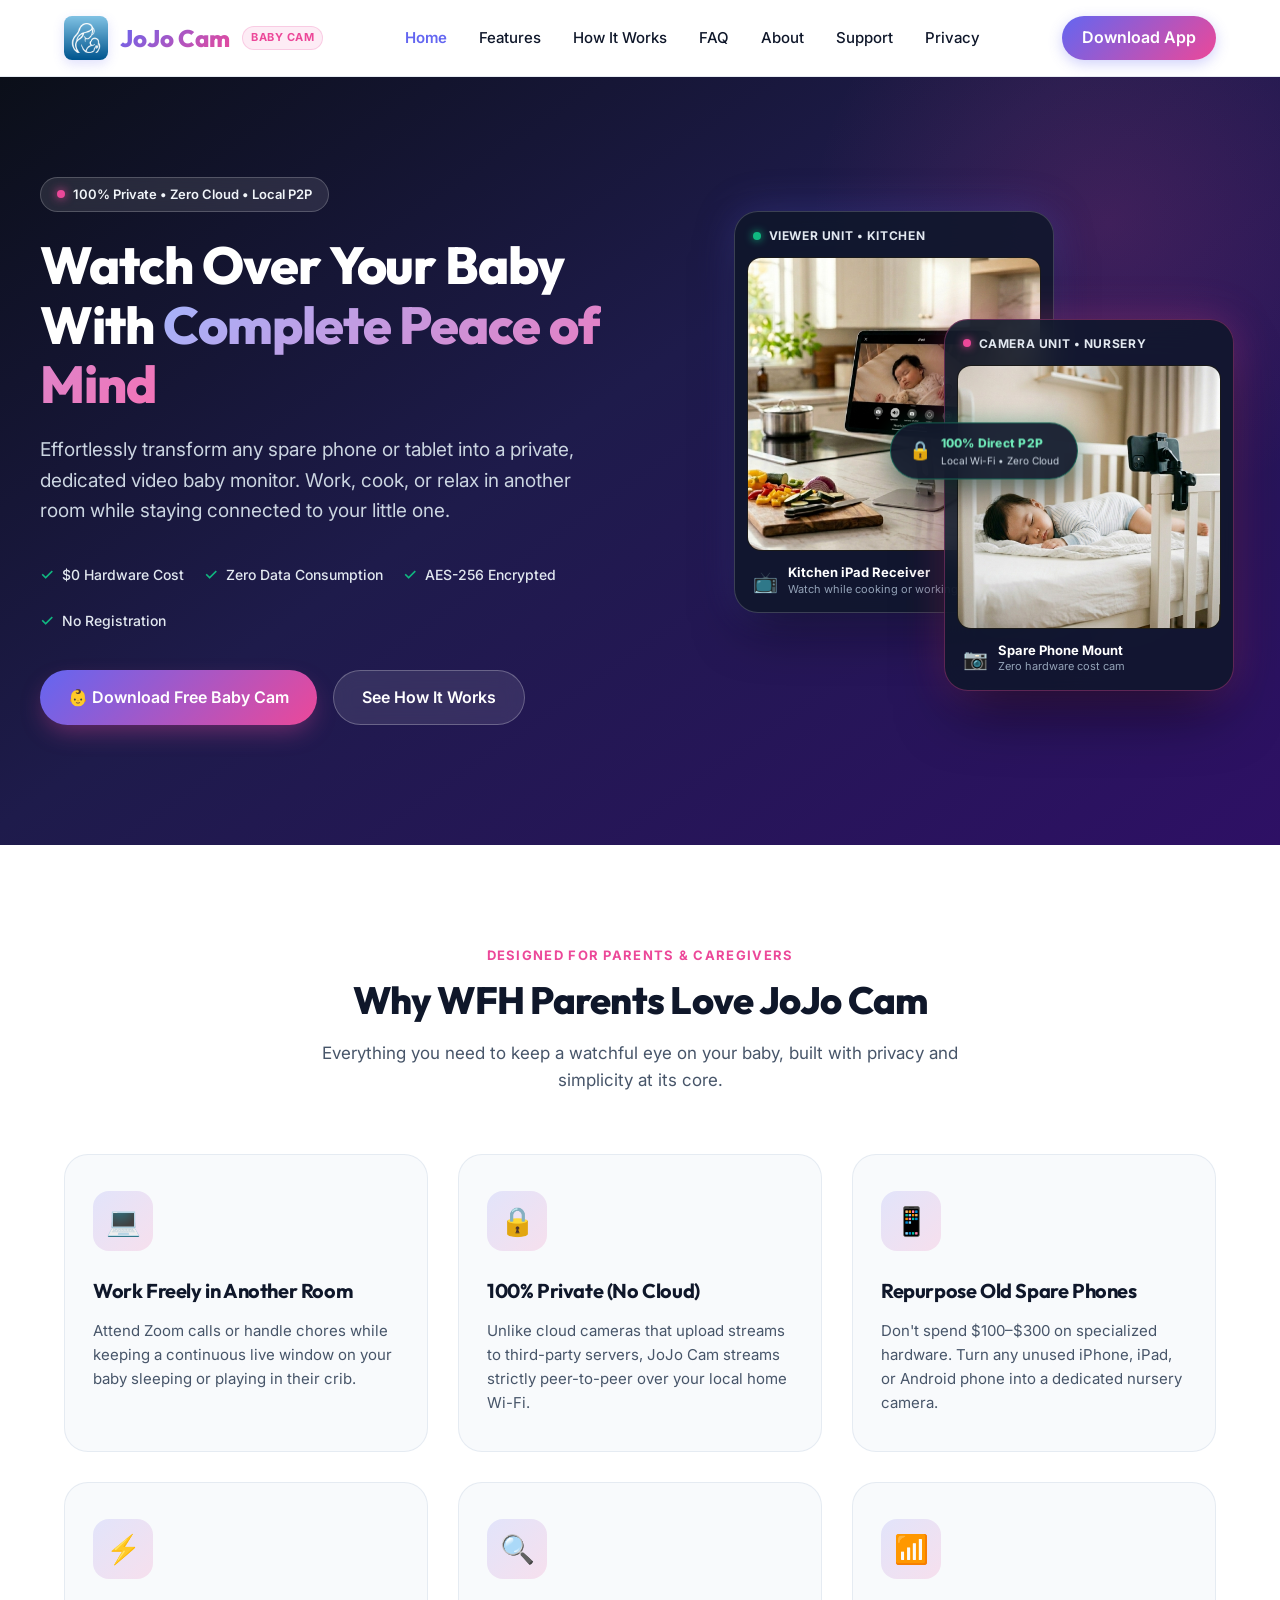
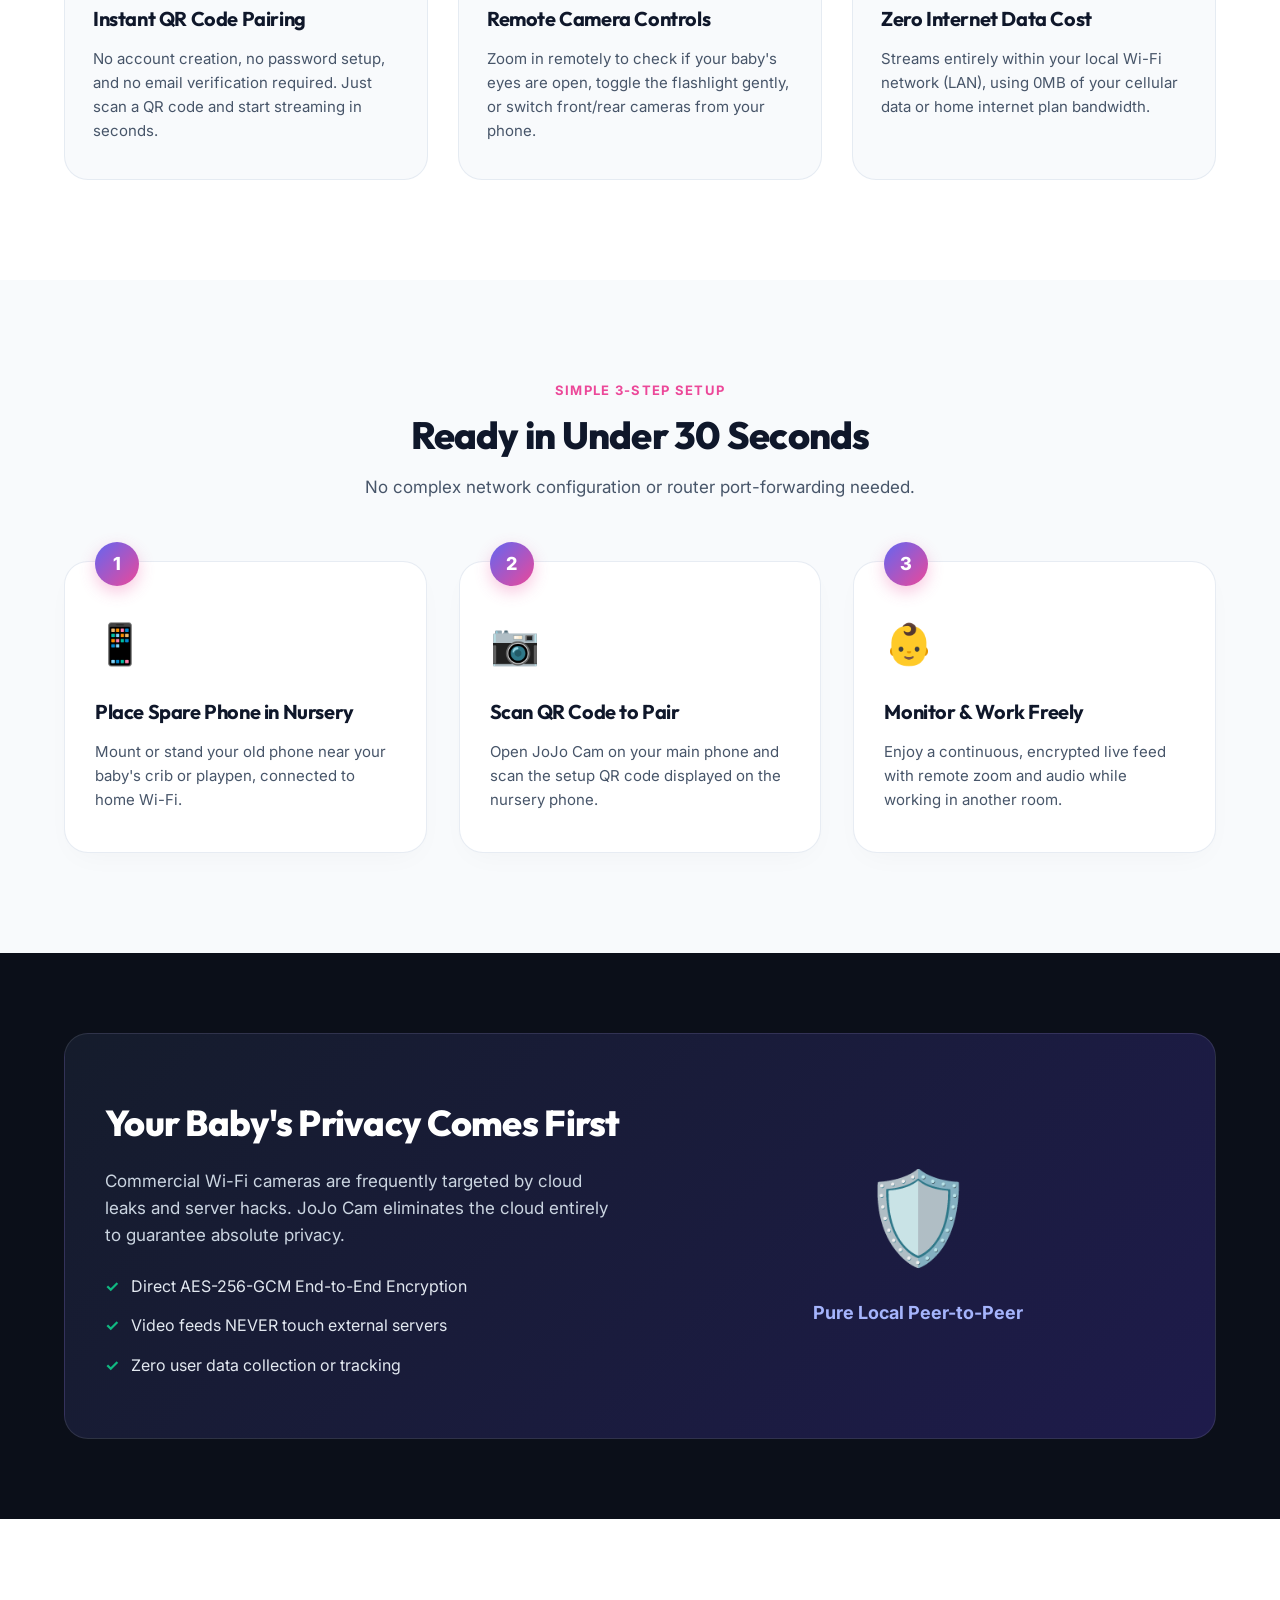
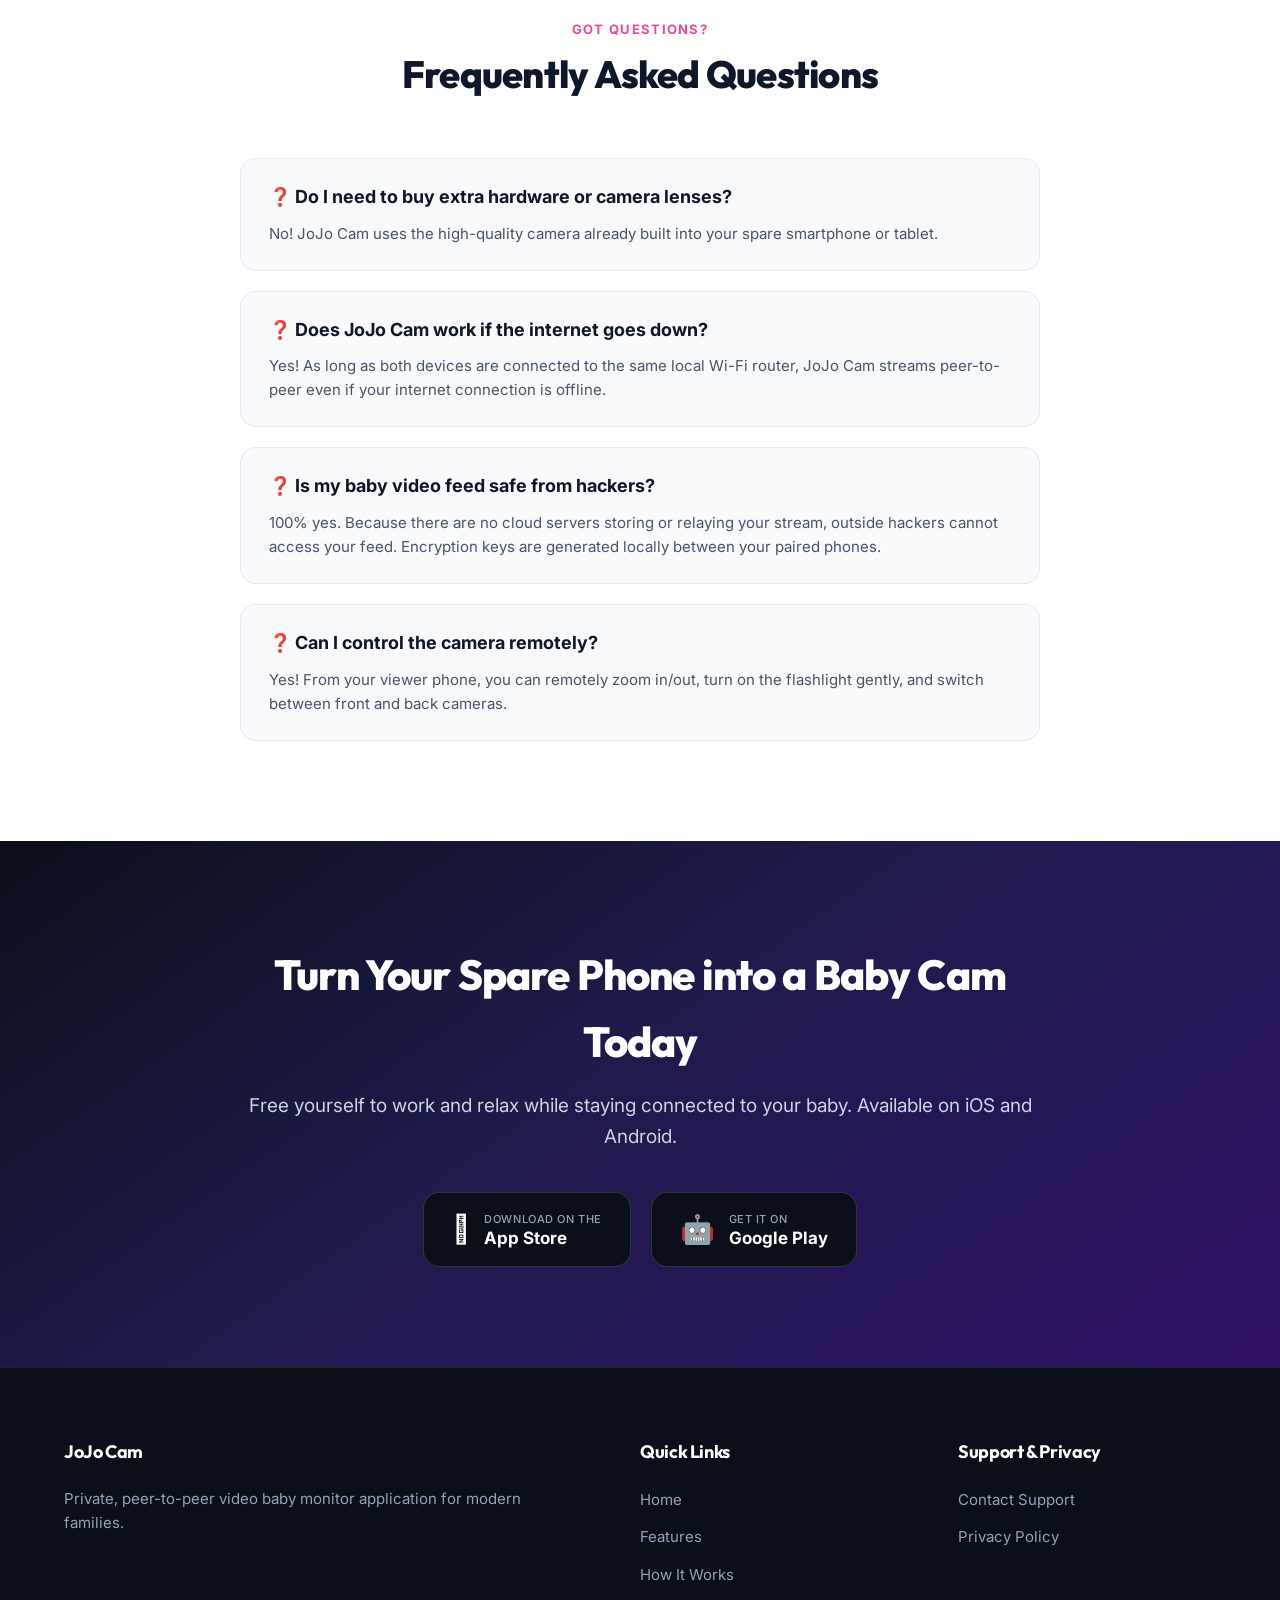
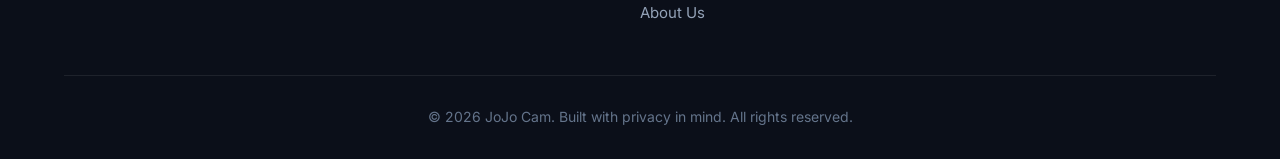
<file: index.html>
<!DOCTYPE html>
<html lang="en">
<head>
    <meta charset="UTF-8">
    <meta name="viewport" content="width=device-width, initial-scale=1.0">
    
    <!-- SEO Title & Meta Tags -->
    <title>JoJo Cam - Private P2P Baby Monitor & Nursery Cam App</title>
    <meta name="description" content="Turn your spare phone into a private, zero-cloud video baby monitor. Free up your time to work or rest in another room with 100% P2P local Wi-Fi encryption and $0 hardware cost.">
    <meta name="keywords" content="baby monitor app, p2p baby cam, turn old phone into cctv, private nursery camera, wfh baby monitor, zero cloud video stream">
    
    <!-- Open Graph / Social Media -->
    <meta property="og:title" content="JoJo Cam - Private P2P Baby Monitor App">
    <meta property="og:description" content="Watch over your baby with complete peace of mind. Turn spare phones into private video baby monitors over local Wi-Fi.">
    <meta property="og:image" content="assets/hero_viewer_ipad.jpg">
    <meta property="og:type" content="website">
    <meta property="og:url" content="https://jojoapp.wavepixs.com/">

    <link rel="stylesheet" href="styles.css">
    
    <!-- Structured Data (JSON-LD) -->
    <script type="application/ld+json">
    {
      "@context": "https://schema.org",
      "@type": "SoftwareApplication",
      "name": "JoJo Cam",
      "operatingSystem": "iOS, Android",
      "applicationCategory": "UtilitiesApplication",
      "offers": {
        "@type": "Offer",
        "price": "0",
        "priceCurrency": "USD"
      },
      "description": "Private, peer-to-peer video baby monitor application that converts spare mobile devices into dedicated nursery cameras."
    }
    </script>
</head>
<body>
    <!-- Navigation -->
    <nav class="navbar" id="main-nav">
        <div class="nav-container">
            <div class="logo">
                <a href="index.html">
                    <img src="assets/app_icon.png" alt="JoJo Cam App Icon" class="logo-icon">
                    <span class="logo-text">JoJo Cam</span>
                    <span class="logo-badge">Baby Cam</span>
                </a>
            </div>
            <ul class="nav-menu">
                <li><a href="index.html" class="active">Home</a></li>
                <li><a href="#features">Features</a></li>
                <li><a href="#how-it-works">How It Works</a></li>
                <li><a href="#faq">FAQ</a></li>
                <li><a href="about.html">About</a></li>
                <li><a href="support.html">Support</a></li>
                <li><a href="privacy.html">Privacy</a></li>
            </ul>
            <a href="#download" class="nav-cta">Download App</a>
        </div>
    </nav>

    <!-- Hero Section -->
    <header class="hero">
        <div class="hero-container">
            <div class="hero-content">
                <div class="pill-badge">
                    <span class="pill-dot"></span>
                    <span>100% Private • Zero Cloud • Local P2P</span>
                </div>
                <h1>Watch Over Your Baby With <span>Complete Peace of Mind</span></h1>
                <p class="hero-description">
                    Effortlessly transform any spare phone or tablet into a private, dedicated video baby monitor. Work, cook, or relax in another room while staying connected to your little one.
                </p>
                
                <div class="hero-trust-badges">
                    <div class="trust-item"><span class="trust-icon">✓</span> $0 Hardware Cost</div>
                    <div class="trust-item"><span class="trust-icon">✓</span> Zero Data Consumption</div>
                    <div class="trust-item"><span class="trust-icon">✓</span> AES-256 Encrypted</div>
                    <div class="trust-item"><span class="trust-icon">✓</span> No Registration</div>
                </div>

                <div class="hero-buttons">
                    <a href="#download" class="btn btn-primary">
                        <span>👶 Download Free Baby Cam</span>
                    </a>
                    <a href="#how-it-works" class="btn btn-secondary">
                        <span>See How It Works</span>
                    </a>
                </div>
            </div>

            <div class="hero-image-wrapper">
                <div class="hero-dual-container">
                    <!-- Image 1: Viewer Unit (iPad in Kitchen) -->
                    <div class="hero-card hero-card-viewer">
                        <div class="hero-card-header">
                            <span class="card-badge-dot live"></span>
                            <span class="card-badge-title">Viewer Unit • Kitchen</span>
                        </div>
                        <div class="hero-card-img-wrap">
                            <img src="assets/hero_viewer_ipad.jpg" alt="JoJo Cam iPad Viewer Display in Kitchen" class="hero-dual-img">
                        </div>
                        <div class="hero-card-footer">
                            <span class="hcf-icon">📺</span>
                            <div class="hcf-text">
                                <span class="hcf-title">Kitchen iPad Receiver</span>
                                <span class="hcf-sub">Watch while cooking or working</span>
                            </div>
                        </div>
                    </div>

                    <!-- Image 2: Camera Unit (Spare Phone Mounted on Crib) -->
                    <div class="hero-card hero-card-camera">
                        <div class="hero-card-header">
                            <span class="card-badge-dot cam"></span>
                            <span class="card-badge-title">Camera Unit • Nursery</span>
                        </div>
                        <div class="hero-card-img-wrap">
                            <img src="assets/hero_camera_crib.jpg" alt="JoJo Cam Spare Phone Mounted on Baby Crib" class="hero-dual-img">
                        </div>
                        <div class="hero-card-footer">
                            <span class="hcf-icon">📷</span>
                            <div class="hcf-text">
                                <span class="hcf-title">Spare Phone Mount</span>
                                <span class="hcf-sub">Zero hardware cost cam</span>
                            </div>
                        </div>
                    </div>

                    <!-- Floating P2P Connection Badge -->
                    <div class="hero-p2p-badge">
                        <span class="p2p-icon">🔒</span>
                        <div class="p2p-text">
                            <span class="p2p-title">100% Direct P2P</span>
                            <span class="p2p-sub">Local Wi-Fi • Zero Cloud</span>
                        </div>
                    </div>
                </div>
            </div>
        </div>
    </header>

    <!-- Features Section -->
    <section id="features" class="features">
        <div class="container">
            <div class="section-header">
                <span class="section-tag">Designed For Parents & Caregivers</span>
                <h2>Why WFH Parents Love JoJo Cam</h2>
                <p>Everything you need to keep a watchful eye on your baby, built with privacy and simplicity at its core.</p>
            </div>

            <div class="features-grid">
                <div class="feature-card">
                    <div class="feature-icon-wrapper">💻</div>
                    <h3>Work Freely in Another Room</h3>
                    <p>Attend Zoom calls or handle chores while keeping a continuous live window on your baby sleeping or playing in their crib.</p>
                </div>

                <div class="feature-card">
                    <div class="feature-icon-wrapper">🔒</div>
                    <h3>100% Private (No Cloud)</h3>
                    <p>Unlike cloud cameras that upload streams to third-party servers, JoJo Cam streams strictly peer-to-peer over your local home Wi-Fi.</p>
                </div>

                <div class="feature-card">
                    <div class="feature-icon-wrapper">📱</div>
                    <h3>Repurpose Old Spare Phones</h3>
                    <p>Don't spend $100–$300 on specialized hardware. Turn any unused iPhone, iPad, or Android phone into a dedicated nursery camera.</p>
                </div>

                <div class="feature-card">
                    <div class="feature-icon-wrapper">⚡</div>
                    <h3>Instant QR Code Pairing</h3>
                    <p>No account creation, no password setup, and no email verification required. Just scan a QR code and start streaming in seconds.</p>
                </div>

                <div class="feature-card">
                    <div class="feature-icon-wrapper">🔍</div>
                    <h3>Remote Camera Controls</h3>
                    <p>Zoom in remotely to check if your baby's eyes are open, toggle the flashlight gently, or switch front/rear cameras from your phone.</p>
                </div>

                <div class="feature-card">
                    <div class="feature-icon-wrapper">📶</div>
                    <h3>Zero Internet Data Cost</h3>
                    <p>Streams entirely within your local Wi-Fi network (LAN), using 0MB of your cellular data or home internet plan bandwidth.</p>
                </div>
            </div>
        </div>
    </section>

    <!-- How It Works Section -->
    <section id="how-it-works" class="how-it-works">
        <div class="container">
            <div class="section-header">
                <span class="section-tag">Simple 3-Step Setup</span>
                <h2>Ready in Under 30 Seconds</h2>
                <p>No complex network configuration or router port-forwarding needed.</p>
            </div>

            <div class="steps-grid">
                <div class="step-card">
                    <div class="step-number">1</div>
                    <div class="step-icon">📱</div>
                    <h3>Place Spare Phone in Nursery</h3>
                    <p>Mount or stand your old phone near your baby's crib or playpen, connected to home Wi-Fi.</p>
                </div>

                <div class="step-card">
                    <div class="step-number">2</div>
                    <div class="step-icon">📷</div>
                    <h3>Scan QR Code to Pair</h3>
                    <p>Open JoJo Cam on your main phone and scan the setup QR code displayed on the nursery phone.</p>
                </div>

                <div class="step-card">
                    <div class="step-number">3</div>
                    <div class="step-icon">👶</div>
                    <h3>Monitor & Work Freely</h3>
                    <p>Enjoy a continuous, encrypted live feed with remote zoom and audio while working in another room.</p>
                </div>
            </div>
        </div>
    </section>

    <!-- Privacy Banner Section -->
    <section class="privacy-banner">
        <div class="container">
            <div class="privacy-banner-box">
                <div class="privacy-banner-text">
                    <h2>Your Baby's Privacy Comes First</h2>
                    <p>Commercial Wi-Fi cameras are frequently targeted by cloud leaks and server hacks. JoJo Cam eliminates the cloud entirely to guarantee absolute privacy.</p>
                    <ul class="privacy-features-list">
                        <li><span class="pf-icon">✓</span> Direct AES-256-GCM End-to-End Encryption</li>
                        <li><span class="pf-icon">✓</span> Video feeds NEVER touch external servers</li>
                        <li><span class="pf-icon">✓</span> Zero user data collection or tracking</li>
                    </ul>
                </div>
                <div style="text-align: center;">
                    <div style="font-size: 90px; margin-bottom: 10px;">🛡️</div>
                    <div style="font-weight: 700; font-size: 18px; color: #a5b4fc;">Pure Local Peer-to-Peer</div>
                </div>
            </div>
        </div>
    </section>

    <!-- FAQ Section -->
    <section id="faq" class="faq-section">
        <div class="container">
            <div class="section-header">
                <span class="section-tag">Got Questions?</span>
                <h2>Frequently Asked Questions</h2>
            </div>

            <div class="faq-grid">
                <div class="faq-item">
                    <div class="faq-question">❓ Do I need to buy extra hardware or camera lenses?</div>
                    <div class="faq-answer">No! JoJo Cam uses the high-quality camera already built into your spare smartphone or tablet.</div>
                </div>

                <div class="faq-item">
                    <div class="faq-question">❓ Does JoJo Cam work if the internet goes down?</div>
                    <div class="faq-answer">Yes! As long as both devices are connected to the same local Wi-Fi router, JoJo Cam streams peer-to-peer even if your internet connection is offline.</div>
                </div>

                <div class="faq-item">
                    <div class="faq-question">❓ Is my baby video feed safe from hackers?</div>
                    <div class="faq-answer">100% yes. Because there are no cloud servers storing or relaying your stream, outside hackers cannot access your feed. Encryption keys are generated locally between your paired phones.</div>
                </div>

                <div class="faq-item">
                    <div class="faq-question">❓ Can I control the camera remotely?</div>
                    <div class="faq-answer">Yes! From your viewer phone, you can remotely zoom in/out, turn on the flashlight gently, and switch between front and back cameras.</div>
                </div>
            </div>
        </div>
    </section>

    <!-- Download Section -->
    <section id="download" class="download-cta">
        <div class="container">
            <div class="cta-box">
                <h2>Turn Your Spare Phone into a Baby Cam Today</h2>
                <p>Free yourself to work and relax while staying connected to your baby. Available on iOS and Android.</p>
                
                <div class="store-buttons-flex">
                    <a href="https://apps.apple.com/id/app/jojo-cam/id6768070630" class="btn-store" target="_blank" rel="noopener">
                        <span class="store-icon"></span>
                        <div class="store-text">
                            <span class="store-subtitle">Download on the</span>
                            <span class="store-title">App Store</span>
                        </div>
                    </a>

                    <a href="https://play.google.com/store/apps/details?id=com.wavepixs.p2pcamera" class="btn-store" target="_blank" rel="noopener">
                        <span class="store-icon">🤖</span>
                        <div class="store-text">
                            <span class="store-subtitle">Get it on</span>
                            <span class="store-title">Google Play</span>
                        </div>
                    </a>
                </div>
            </div>
        </div>
    </section>

    <!-- Footer -->
    <footer class="footer">
        <div class="container">
            <div class="footer-content">
                <div class="footer-section">
                    <h4>JoJo Cam</h4>
                    <p>Private, peer-to-peer video baby monitor application for modern families.</p>
                </div>
                <div class="footer-section">
                    <h4>Quick Links</h4>
                    <ul>
                        <li><a href="index.html">Home</a></li>
                        <li><a href="#features">Features</a></li>
                        <li><a href="#how-it-works">How It Works</a></li>
                        <li><a href="about.html">About Us</a></li>
                    </ul>
                </div>
                <div class="footer-section">
                    <h4>Support & Privacy</h4>
                    <ul>
                        <li><a href="support.html">Contact Support</a></li>
                        <li><a href="privacy.html">Privacy Policy</a></li>
                    </ul>
                </div>
            </div>
            <div class="footer-bottom">
                <p>&copy; 2026 JoJo Cam. Built with privacy in mind. All rights reserved.</p>
            </div>
        </div>
    </footer>
</body>
</html>
</file>
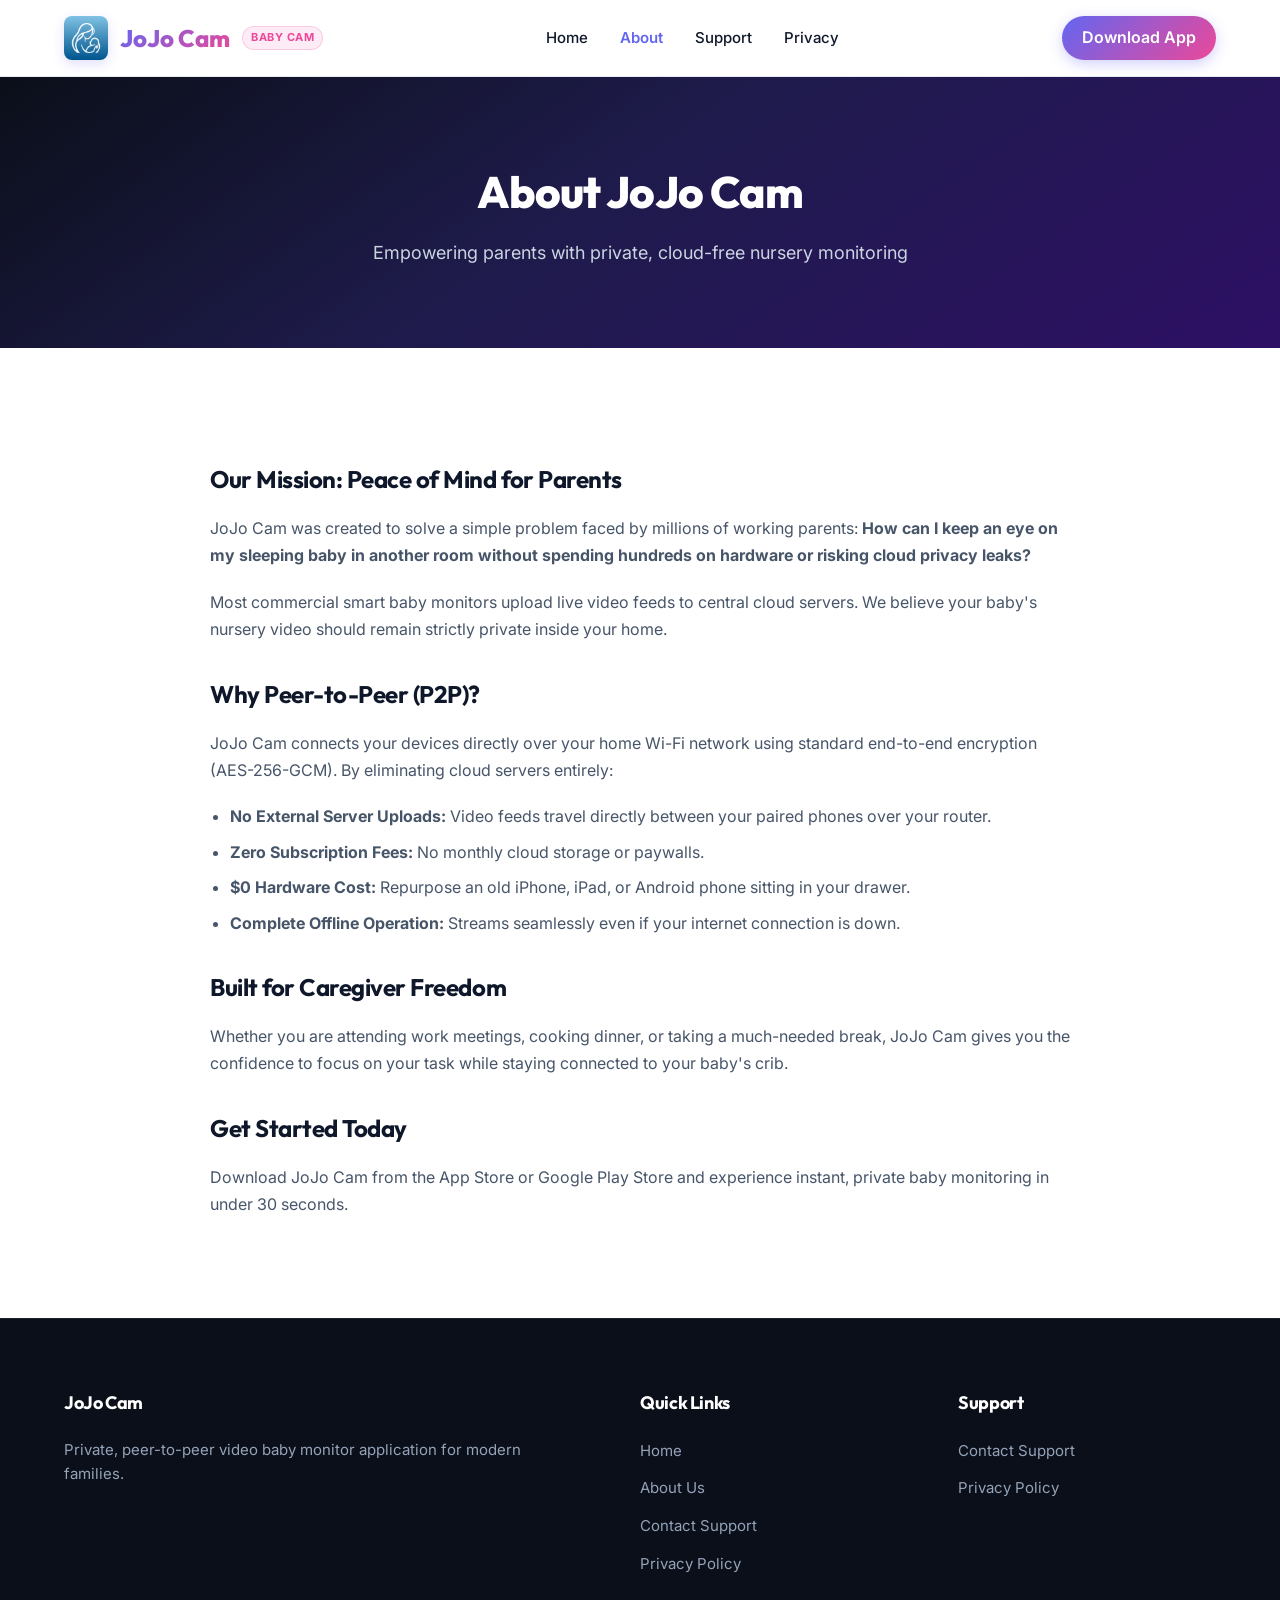
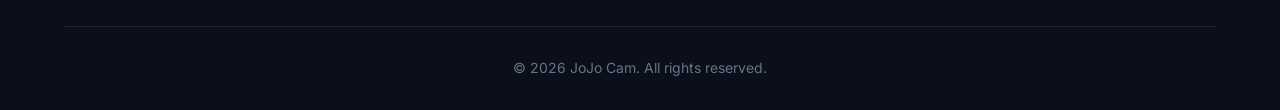
<file: about.html>
<!DOCTYPE html>
<html lang="en">
<head>
    <meta charset="UTF-8">
    <meta name="viewport" content="width=device-width, initial-scale=1.0">
    <title>About JoJo Cam - Private P2P Baby Monitor</title>
    <meta name="description" content="Learn about JoJo Cam's mission to provide WFH parents with a private, zero-cloud baby monitor by repurposing spare smartphones over local Wi-Fi.">
    <link rel="stylesheet" href="styles.css">
</head>
<body>
    <!-- Navigation -->
    <nav class="navbar">
        <div class="nav-container">
            <div class="logo">
                <a href="index.html">
                    <img src="assets/app_icon.png" alt="JoJo Cam App Icon" class="logo-icon">
                    <span class="logo-text">JoJo Cam</span>
                    <span class="logo-badge">Baby Cam</span>
                </a>
            </div>
            <ul class="nav-menu">
                <li><a href="index.html">Home</a></li>
                <li><a href="about.html" class="active">About</a></li>
                <li><a href="support.html">Support</a></li>
                <li><a href="privacy.html">Privacy</a></li>
            </ul>
            <a href="index.html#download" class="nav-cta">Download App</a>
        </div>
    </nav>

    <!-- Page Header -->
    <section class="page-header">
        <div class="container">
            <h1>About JoJo Cam</h1>
            <p>Empowering parents with private, cloud-free nursery monitoring</p>
        </div>
    </section>

    <!-- Main Content -->
    <section class="content">
        <div class="container">
            <div class="content-wrapper">
                <h2>Our Mission: Peace of Mind for Parents</h2>
                <p>
                    JoJo Cam was created to solve a simple problem faced by millions of working parents: <strong>How can I keep an eye on my sleeping baby in another room without spending hundreds on hardware or risking cloud privacy leaks?</strong>
                </p>
                <p>
                    Most commercial smart baby monitors upload live video feeds to central cloud servers. We believe your baby's nursery video should remain strictly private inside your home.
                </p>

                <h2>Why Peer-to-Peer (P2P)?</h2>
                <p>
                    JoJo Cam connects your devices directly over your home Wi-Fi network using standard end-to-end encryption (AES-256-GCM). By eliminating cloud servers entirely:
                </p>
                <ul class="feature-list">
                    <li><strong>No External Server Uploads:</strong> Video feeds travel directly between your paired phones over your router.</li>
                    <li><strong>Zero Subscription Fees:</strong> No monthly cloud storage or paywalls.</li>
                    <li><strong>$0 Hardware Cost:</strong> Repurpose an old iPhone, iPad, or Android phone sitting in your drawer.</li>
                    <li><strong>Complete Offline Operation:</strong> Streams seamlessly even if your internet connection is down.</li>
                </ul>

                <h2>Built for Caregiver Freedom</h2>
                <p>
                    Whether you are attending work meetings, cooking dinner, or taking a much-needed break, JoJo Cam gives you the confidence to focus on your task while staying connected to your baby's crib.
                </p>

                <h2>Get Started Today</h2>
                <p>
                    Download JoJo Cam from the App Store or Google Play Store and experience instant, private baby monitoring in under 30 seconds.
                </p>
            </div>
        </div>
    </section>

    <!-- Footer -->
    <footer class="footer">
        <div class="container">
            <div class="footer-content">
                <div class="footer-section">
                    <h4>JoJo Cam</h4>
                    <p>Private, peer-to-peer video baby monitor application for modern families.</p>
                </div>
                <div class="footer-section">
                    <h4>Quick Links</h4>
                    <ul>
                        <li><a href="index.html">Home</a></li>
                        <li><a href="about.html">About Us</a></li>
                        <li><a href="support.html">Contact Support</a></li>
                        <li><a href="privacy.html">Privacy Policy</a></li>
                    </ul>
                </div>
                <div class="footer-section">
                    <h4>Support</h4>
                    <ul>
                        <li><a href="support.html">Contact Support</a></li>
                        <li><a href="privacy.html">Privacy Policy</a></li>
                    </ul>
                </div>
            </div>
            <div class="footer-bottom">
                <p>&copy; 2026 JoJo Cam. All rights reserved.</p>
            </div>
        </div>
    </footer>
</body>
</html>
</file>
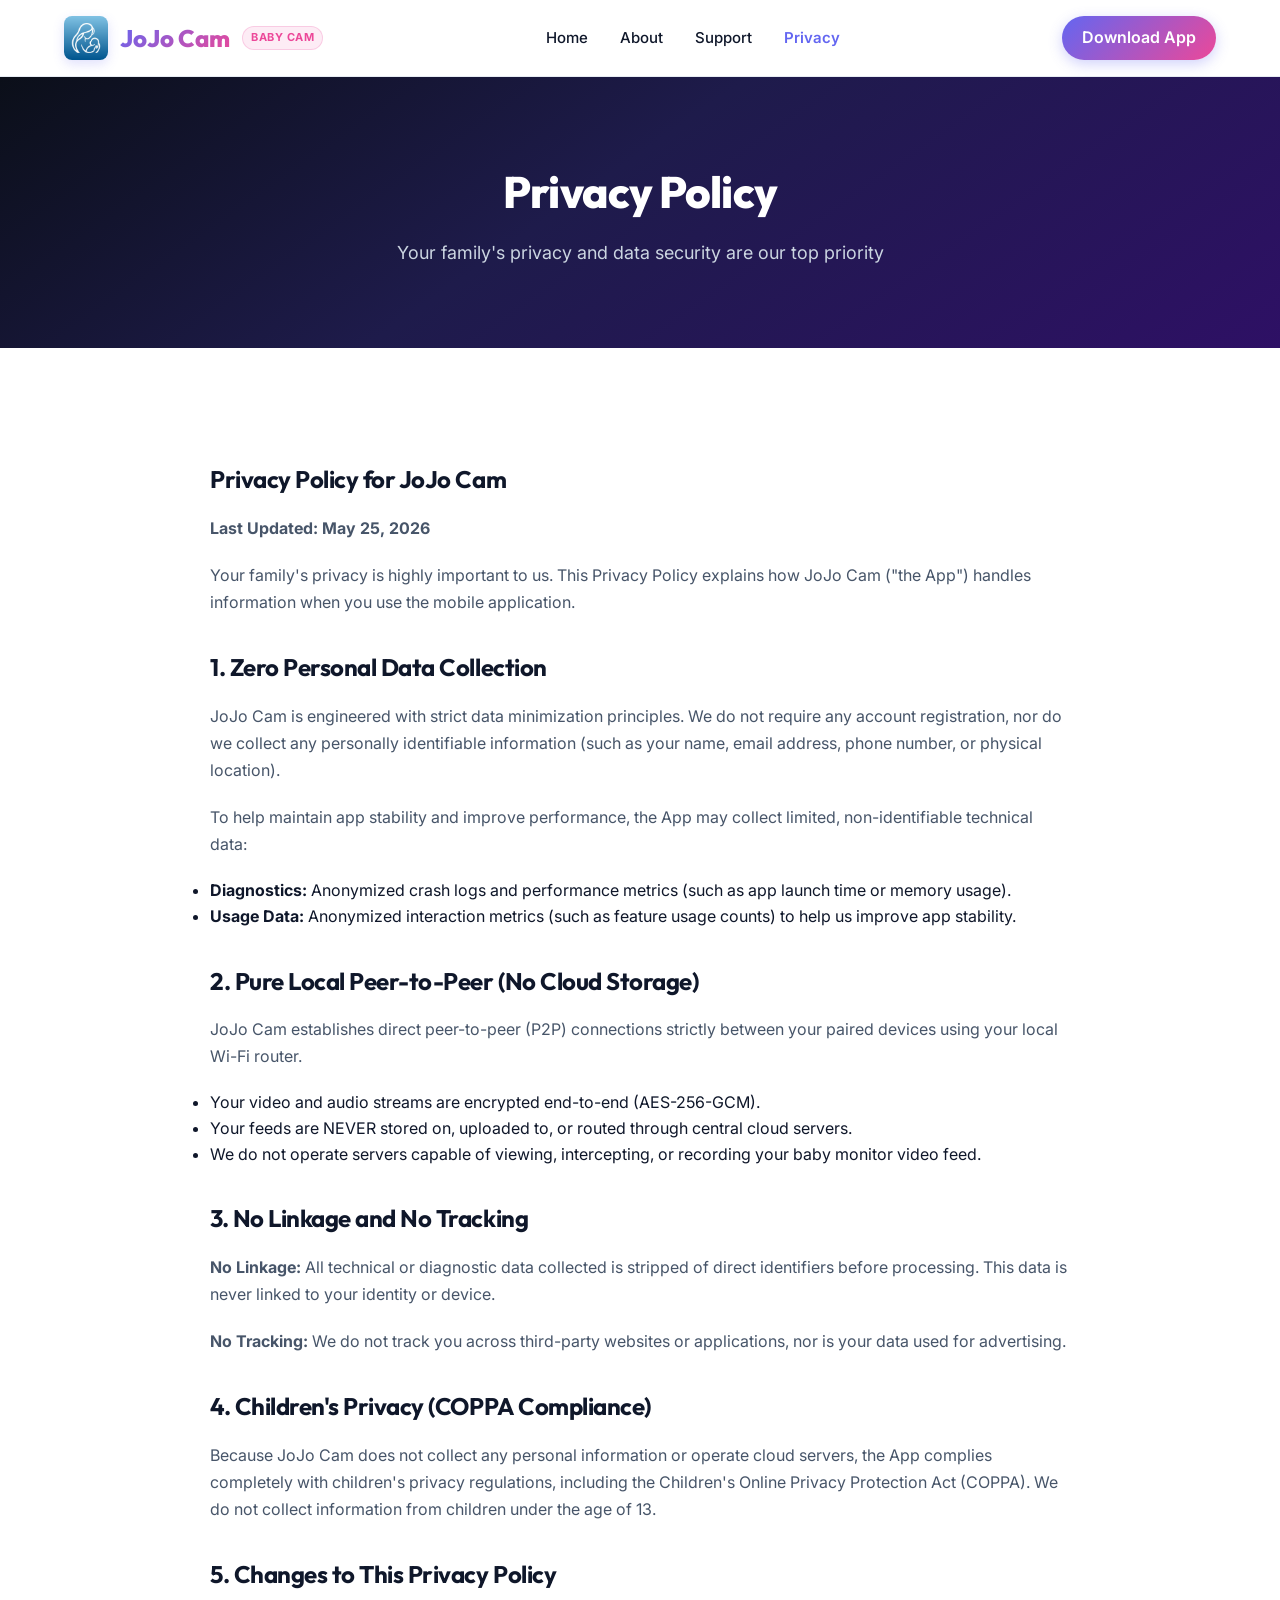
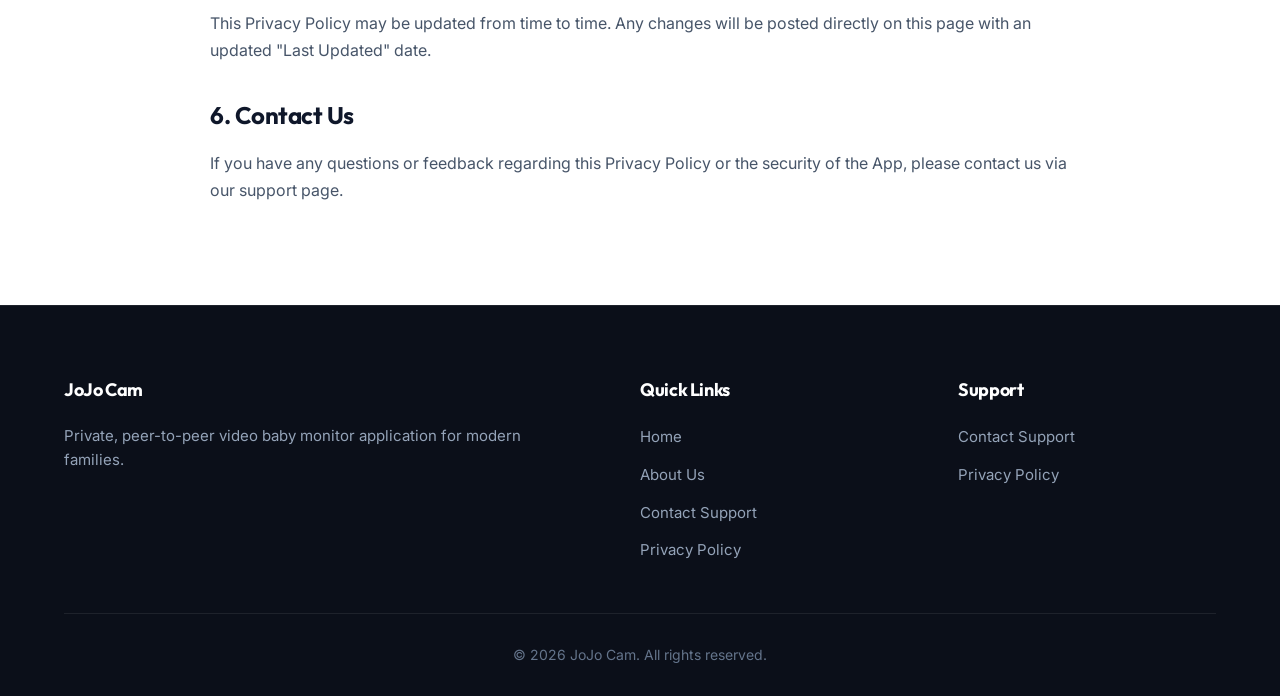
<file: privacy.html>
<!DOCTYPE html>
<html lang="en">
<head>
    <meta charset="UTF-8">
    <meta name="viewport" content="width=device-width, initial-scale=1.0">
    <title>Privacy Policy - JoJo Cam Baby Monitor</title>
    <meta name="description" content="Read JoJo Cam's privacy policy. 100% private, zero-cloud peer-to-peer streaming with no account creation or personal data collection.">
    <link rel="stylesheet" href="styles.css">
</head>
<body>
    <!-- Navigation -->
    <nav class="navbar">
        <div class="nav-container">
            <div class="logo">
                <a href="index.html">
                    <img src="assets/app_icon.png" alt="JoJo Cam App Icon" class="logo-icon">
                    <span class="logo-text">JoJo Cam</span>
                    <span class="logo-badge">Baby Cam</span>
                </a>
            </div>
            <ul class="nav-menu">
                <li><a href="index.html">Home</a></li>
                <li><a href="about.html">About</a></li>
                <li><a href="support.html">Support</a></li>
                <li><a href="privacy.html" class="active">Privacy</a></li>
            </ul>
            <a href="index.html#download" class="nav-cta">Download App</a>
        </div>
    </nav>

    <!-- Page Header -->
    <section class="page-header">
        <div class="container">
            <h1>Privacy Policy</h1>
            <p>Your family's privacy and data security are our top priority</p>
        </div>
    </section>

    <!-- Privacy Content -->
    <section class="content">
        <div class="container">
            <div class="privacy-content">
                <h2>Privacy Policy for JoJo Cam</h2>
                <p><strong>Last Updated: May 25, 2026</strong></p>

                <p>Your family's privacy is highly important to us. This Privacy Policy explains how JoJo Cam ("the App") handles information when you use the mobile application.</p>

                <h3>1. Zero Personal Data Collection</h3>
                <p>
                    JoJo Cam is engineered with strict data minimization principles. We do not require any account registration, nor do we collect any personally identifiable information (such as your name, email address, phone number, or physical location).
                </p>
                <p>
                    To help maintain app stability and improve performance, the App may collect limited, non-identifiable technical data:
                </p>
                <ul>
                    <li><strong>Diagnostics:</strong> Anonymized crash logs and performance metrics (such as app launch time or memory usage).</li>
                    <li><strong>Usage Data:</strong> Anonymized interaction metrics (such as feature usage counts) to help us improve app stability.</li>
                </ul>

                <h3>2. Pure Local Peer-to-Peer (No Cloud Storage)</h3>
                <p>
                    JoJo Cam establishes direct peer-to-peer (P2P) connections strictly between your paired devices using your local Wi-Fi router. 
                </p>
                <ul>
                    <li>Your video and audio streams are encrypted end-to-end (AES-256-GCM).</li>
                    <li>Your feeds are NEVER stored on, uploaded to, or routed through central cloud servers.</li>
                    <li>We do not operate servers capable of viewing, intercepting, or recording your baby monitor video feed.</li>
                </ul>

                <h3>3. No Linkage and No Tracking</h3>
                <p>
                    <strong>No Linkage:</strong> All technical or diagnostic data collected is stripped of direct identifiers before processing. This data is never linked to your identity or device.
                </p>
                <p>
                    <strong>No Tracking:</strong> We do not track you across third-party websites or applications, nor is your data used for advertising.
                </p>

                <h3>4. Children's Privacy (COPPA Compliance)</h3>
                <p>
                    Because JoJo Cam does not collect any personal information or operate cloud servers, the App complies completely with children's privacy regulations, including the Children's Online Privacy Protection Act (COPPA). We do not collect information from children under the age of 13.
                </p>

                <h3>5. Changes to This Privacy Policy</h3>
                <p>
                    This Privacy Policy may be updated from time to time. Any changes will be posted directly on this page with an updated "Last Updated" date.
                </p>

                <h3>6. Contact Us</h3>
                <p>
                    If you have any questions or feedback regarding this Privacy Policy or the security of the App, please <a href="support.html">contact us via our support page</a>.
                </p>
            </div>
        </div>
    </section>

    <!-- Footer -->
    <footer class="footer">
        <div class="container">
            <div class="footer-content">
                <div class="footer-section">
                    <h4>JoJo Cam</h4>
                    <p>Private, peer-to-peer video baby monitor application for modern families.</p>
                </div>
                <div class="footer-section">
                    <h4>Quick Links</h4>
                    <ul>
                        <li><a href="index.html">Home</a></li>
                        <li><a href="about.html">About Us</a></li>
                        <li><a href="support.html">Contact Support</a></li>
                        <li><a href="privacy.html">Privacy Policy</a></li>
                    </ul>
                </div>
                <div class="footer-section">
                    <h4>Support</h4>
                    <ul>
                        <li><a href="support.html">Contact Support</a></li>
                        <li><a href="privacy.html">Privacy Policy</a></li>
                    </ul>
                </div>
            </div>
            <div class="footer-bottom">
                <p>&copy; 2026 JoJo Cam. All rights reserved.</p>
            </div>
        </div>
    </footer>
</body>
</html>
</file>
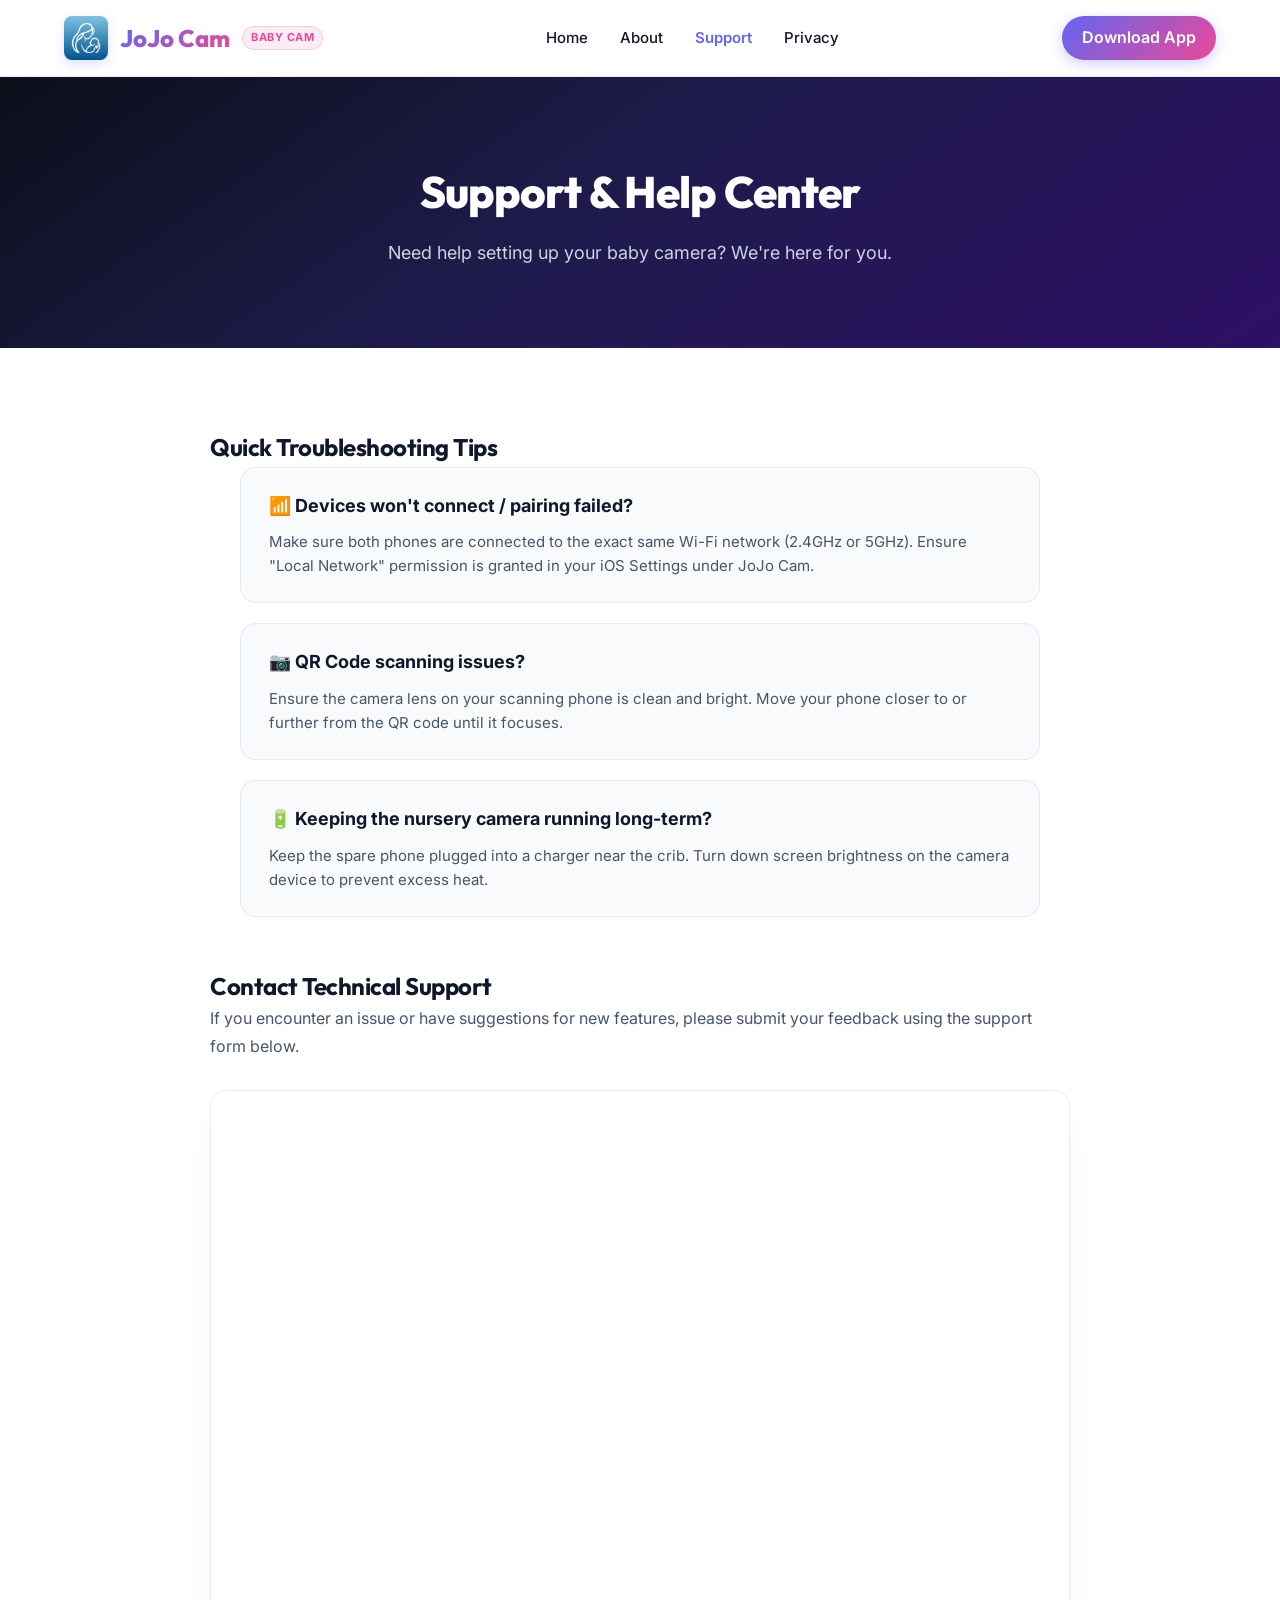
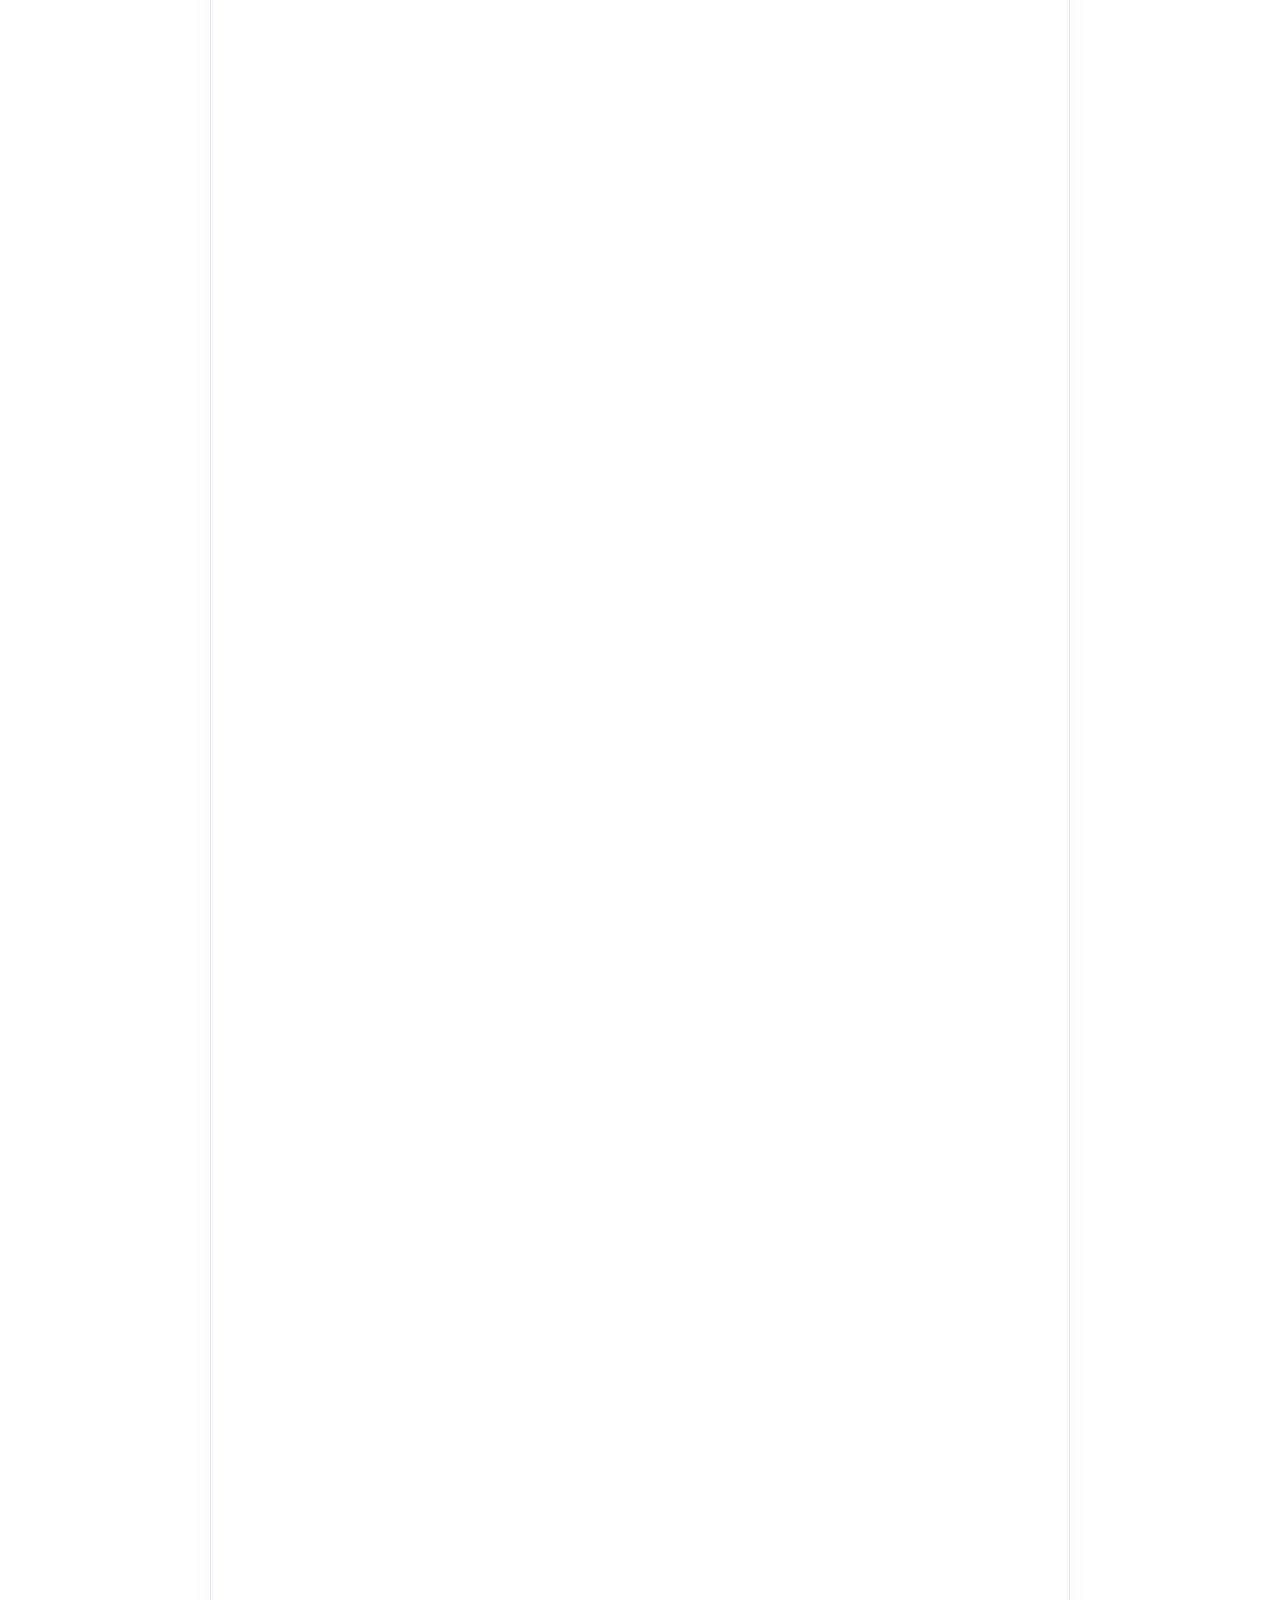
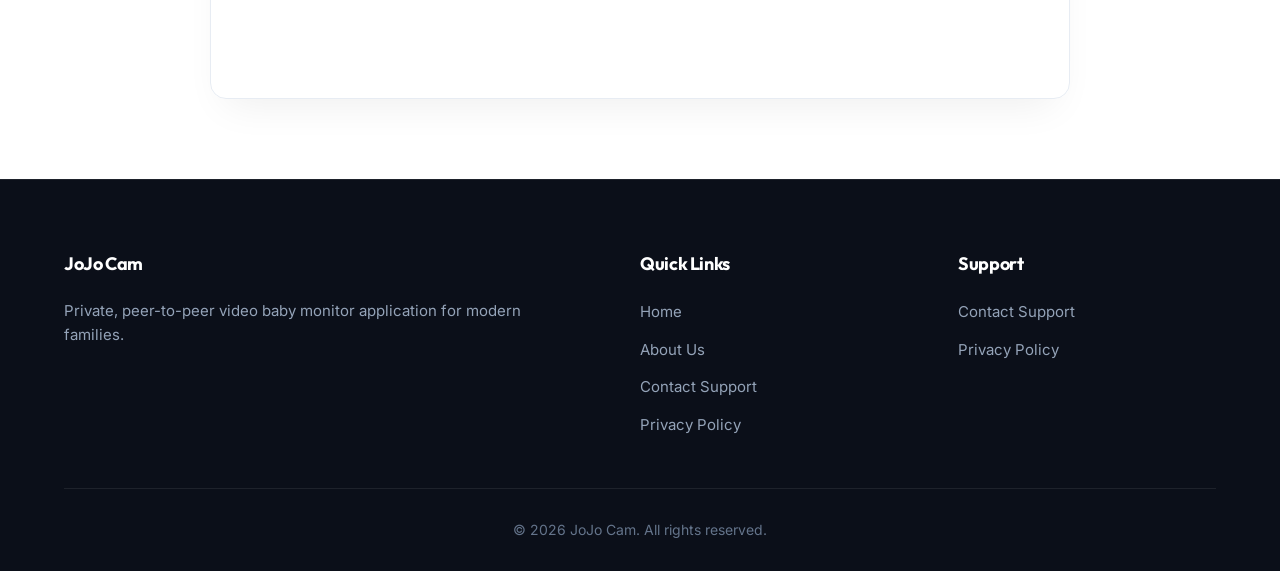
<file: support.html>
<!DOCTYPE html>
<html lang="en">
<head>
    <meta charset="UTF-8">
    <meta name="viewport" content="width=device-width, initial-scale=1.0">
    <title>Support & Help Center - JoJo Cam Baby Monitor</title>
    <meta name="description" content="Get help with JoJo Cam. Learn how to pair devices via QR code, troubleshoot local Wi-Fi connections, and contact our team.">
    <link rel="stylesheet" href="styles.css">
</head>
<body>
    <!-- Navigation -->
    <nav class="navbar">
        <div class="nav-container">
            <div class="logo">
                <a href="index.html">
                    <img src="assets/app_icon.png" alt="JoJo Cam App Icon" class="logo-icon">
                    <span class="logo-text">JoJo Cam</span>
                    <span class="logo-badge">Baby Cam</span>
                </a>
            </div>
            <ul class="nav-menu">
                <li><a href="index.html">Home</a></li>
                <li><a href="about.html">About</a></li>
                <li><a href="support.html" class="active">Support</a></li>
                <li><a href="privacy.html">Privacy</a></li>
            </ul>
            <a href="index.html#download" class="nav-cta">Download App</a>
        </div>
    </nav>

    <!-- Page Header -->
    <section class="page-header">
        <div class="container">
            <h1>Support & Help Center</h1>
            <p>Need help setting up your baby camera? We're here for you.</p>
        </div>
    </section>

    <!-- Troubleshooting Guide Section -->
    <section class="content">
        <div class="container">
            <div class="support-container">
                <h2>Quick Troubleshooting Tips</h2>
                
                <div class="faq-grid" style="margin-bottom: 50px;">
                    <div class="faq-item">
                        <div class="faq-question">📶 Devices won't connect / pairing failed?</div>
                        <div class="faq-answer">Make sure both phones are connected to the exact same Wi-Fi network (2.4GHz or 5GHz). Ensure "Local Network" permission is granted in your iOS Settings under JoJo Cam.</div>
                    </div>

                    <div class="faq-item">
                        <div class="faq-question">📷 QR Code scanning issues?</div>
                        <div class="faq-answer">Ensure the camera lens on your scanning phone is clean and bright. Move your phone closer to or further from the QR code until it focuses.</div>
                    </div>

                    <div class="faq-item">
                        <div class="faq-question">🔋 Keeping the nursery camera running long-term?</div>
                        <div class="faq-answer">Keep the spare phone plugged into a charger near the crib. Turn down screen brightness on the camera device to prevent excess heat.</div>
                    </div>
                </div>

                <h2>Contact Technical Support</h2>
                <p>If you encounter an issue or have suggestions for new features, please submit your feedback using the support form below.</p>
                
                <!-- Embedded Google Form -->
                <div class="form-container">
                    <iframe src="https://docs.google.com/forms/d/e/1FAIpQLSexu48wgPBpnQYv0yQwAnCPvZlGL4q1QnfDmJC6k_TDerTiYQ/viewform?embedded=true" width="100%" height="2200" frameborder="0" marginheight="0" marginwidth="0">Loading…</iframe>
                </div>
            </div>
        </div>
    </section>

    <!-- Footer -->
    <footer class="footer">
        <div class="container">
            <div class="footer-content">
                <div class="footer-section">
                    <h4>JoJo Cam</h4>
                    <p>Private, peer-to-peer video baby monitor application for modern families.</p>
                </div>
                <div class="footer-section">
                    <h4>Quick Links</h4>
                    <ul>
                        <li><a href="index.html">Home</a></li>
                        <li><a href="about.html">About Us</a></li>
                        <li><a href="support.html">Contact Support</a></li>
                        <li><a href="privacy.html">Privacy Policy</a></li>
                    </ul>
                </div>
                <div class="footer-section">
                    <h4>Support</h4>
                    <ul>
                        <li><a href="support.html">Contact Support</a></li>
                        <li><a href="privacy.html">Privacy Policy</a></li>
                    </ul>
                </div>
            </div>
            <div class="footer-bottom">
                <p>&copy; 2026 JoJo Cam. All rights reserved.</p>
            </div>
        </div>
    </footer>
</body>
</html>
</file>
<file: styles.css>
@import url('https://fonts.googleapis.com/css2?family=Inter:wght@300;400;500;600;700&family=Outfit:wght@500;600;700;800&display=swap');

/* --- Root Tokens & Variables --- */
:root {
    --font-heading: 'Outfit', -apple-system, BlinkMacSystemFont, sans-serif;
    --font-body: 'Inter', -apple-system, BlinkMacSystemFont, sans-serif;
    
    --primary: #6366f1;
    --primary-hover: #4f46e5;
    --pink-accent: #ec4899;
    --rose-accent: #f43f5e;
    --purple-accent: #8b5cf6;
    --emerald-accent: #10b981;
    
    --grad-main: linear-gradient(135deg, #6366f1 0%, #ec4899 100%);
    --grad-hero: linear-gradient(145deg, #0b0f19 0%, #1e1b4b 45%, #2e1065 100%);
    --grad-card-glow: linear-gradient(135deg, rgba(99, 102, 241, 0.15), rgba(236, 72, 153, 0.15));
    
    --dark-bg: #0b0f19;
    --dark-card: #151c2c;
    --light-bg: #f8fafc;
    --text-dark: #0f172a;
    --text-muted: #475569;
    --text-light: #94a3b8;
    
    --glass-bg: rgba(255, 255, 255, 0.75);
    --glass-border: rgba(226, 232, 240, 0.8);
    --glass-shadow: 0 20px 40px -15px rgba(0, 0, 0, 0.07);
    --radius-sm: 8px;
    --radius-md: 16px;
    --radius-lg: 24px;
    --radius-full: 9999px;
}

/* --- Global Reset & Base --- */
* {
    margin: 0;
    padding: 0;
    box-sizing: border-box;
}

html {
    scroll-behavior: smooth;
}

body {
    font-family: var(--font-body);
    line-height: 1.6;
    color: var(--text-dark);
    background-color: var(--light-bg);
    overflow-x: hidden;
    -webkit-font-smoothing: antialiased;
}

h1, h2, h3, h4, h5, h6 {
    font-family: var(--font-heading);
    color: var(--text-dark);
    letter-spacing: -0.02em;
}

a {
    text-decoration: none;
    color: inherit;
    transition: all 0.25s ease;
}

img {
    max-width: 100%;
    height: auto;
}

.container {
    max-width: 1200px;
    margin: 0 auto;
    padding: 0 24px;
}

/* --- Navigation Bar --- */
.navbar {
    background: rgba(255, 255, 255, 0.9);
    backdrop-filter: blur(12px);
    -webkit-backdrop-filter: blur(12px);
    border-bottom: 1px solid var(--glass-border);
    position: sticky;
    top: 0;
    z-index: 1000;
    transition: all 0.3s ease;
}

.nav-container {
    max-width: 1200px;
    margin: 0 auto;
    padding: 0 24px;
    display: flex;
    justify-content: space-between;
    align-items: center;
    height: 76px;
}

.logo a {
    display: flex;
    align-items: center;
    gap: 12px;
    text-decoration: none;
}

.logo-icon {
    width: 44px;
    height: 44px;
    border-radius: var(--radius-sm);
    object-fit: contain;
    box-shadow: 0 4px 12px rgba(99, 102, 241, 0.2);
}

.logo-text {
    font-family: var(--font-heading);
    font-size: 24px;
    font-weight: 800;
    background: var(--grad-main);
    -webkit-background-clip: text;
    -webkit-text-fill-color: transparent;
    background-clip: text;
}

.logo-badge {
    background: rgba(236, 72, 153, 0.1);
    color: var(--pink-accent);
    font-size: 11px;
    font-weight: 700;
    padding: 2px 8px;
    border-radius: var(--radius-full);
    text-transform: uppercase;
    letter-spacing: 0.05em;
    border: 1px solid rgba(236, 72, 153, 0.2);
}

.nav-menu {
    display: flex;
    align-items: center;
    list-style: none;
    gap: 32px;
}

.nav-menu a {
    color: var(--text-dark);
    font-weight: 500;
    font-size: 15px;
}

.nav-menu a:hover,
.nav-menu a.active {
    color: var(--primary);
    font-weight: 600;
}

.nav-cta {
    background: var(--grad-main);
    color: white !important;
    padding: 9px 20px;
    border-radius: var(--radius-full);
    font-weight: 600 !important;
    box-shadow: 0 4px 14px rgba(99, 102, 241, 0.3);
}

.nav-cta:hover {
    transform: translateY(-1px);
    box-shadow: 0 6px 20px rgba(236, 72, 153, 0.4);
}

/* --- Hero Section --- */
.hero {
    background: var(--grad-hero);
    color: white;
    padding: 100px 24px 120px;
    position: relative;
    overflow: hidden;
}

.hero::before {
    content: '';
    position: absolute;
    top: -20%;
    right: -10%;
    width: 600px;
    height: 600px;
    background: radial-gradient(circle, rgba(236, 72, 153, 0.15) 0%, rgba(99, 102, 241, 0) 70%);
    border-radius: 50%;
    pointer-events: none;
}

.hero-container {
    max-width: 1200px;
    margin: 0 auto;
    display: grid;
    grid-template-columns: 1.1fr 0.9fr;
    gap: 60px;
    align-items: center;
}

.hero-content {
    text-align: left;
    z-index: 2;
}

.pill-badge {
    display: inline-flex;
    align-items: center;
    gap: 8px;
    background: rgba(255, 255, 255, 0.1);
    backdrop-filter: blur(10px);
    border: 1px solid rgba(255, 255, 255, 0.2);
    padding: 6px 16px;
    border-radius: var(--radius-full);
    font-size: 13px;
    font-weight: 600;
    color: #f1f5f9;
    margin-bottom: 24px;
}

.pill-dot {
    width: 8px;
    height: 8px;
    background-color: var(--pink-accent);
    border-radius: 50%;
    box-shadow: 0 0 10px var(--pink-accent);
    animation: pulseGlow 2s infinite;
}

.hero h1 {
    color: white;
    font-size: 52px;
    font-weight: 800;
    line-height: 1.15;
    margin-bottom: 20px;
}

.hero h1 span {
    background: linear-gradient(135deg, #a5b4fc 0%, #f472b6 100%);
    -webkit-background-clip: text;
    -webkit-text-fill-color: transparent;
    background-clip: text;
}

.hero-description {
    font-size: 19px;
    color: #cbd5e1;
    margin-bottom: 36px;
    line-height: 1.6;
    max-width: 540px;
}

.hero-trust-badges {
    display: flex;
    flex-wrap: wrap;
    gap: 20px;
    margin-bottom: 36px;
}

.trust-item {
    display: flex;
    align-items: center;
    gap: 8px;
    font-size: 14px;
    color: #e2e8f0;
    font-weight: 500;
}

.trust-icon {
    font-size: 16px;
    color: var(--emerald-accent);
}

.hero-buttons {
    display: flex;
    flex-wrap: wrap;
    gap: 16px;
}

.hero-image-wrapper {
    position: relative;
    display: flex;
    justify-content: center;
    align-items: center;
    z-index: 2;
    width: 100%;
}

.hero-dual-container {
    position: relative;
    width: 100%;
    max-width: 500px;
    height: 480px;
    margin: 0 auto;
}

.hero-card {
    position: absolute;
    border-radius: var(--radius-lg);
    background: rgba(15, 23, 42, 0.85);
    backdrop-filter: blur(20px);
    -webkit-backdrop-filter: blur(20px);
    border: 1px solid rgba(255, 255, 255, 0.18);
    padding: 12px;
    transition: all 0.4s cubic-bezier(0.16, 1, 0.3, 1);
    display: flex;
    flex-direction: column;
    gap: 10px;
}

.hero-card-viewer {
    width: 320px;
    top: 0;
    left: 0;
    z-index: 2;
    box-shadow: 0 25px 50px -12px rgba(0, 0, 0, 0.5), 0 0 40px rgba(99, 102, 241, 0.25);
    animation: floatViewer 6s ease-in-out infinite;
}

.hero-card-camera {
    width: 290px;
    bottom: 0;
    right: 0;
    z-index: 3;
    border-color: rgba(236, 72, 153, 0.35);
    box-shadow: 0 30px 60px -15px rgba(0, 0, 0, 0.6), 0 0 40px rgba(236, 72, 153, 0.3);
    animation: floatCamera 7s ease-in-out infinite 0.5s;
}

.hero-card:hover {
    transform: translateY(-8px) scale(1.03) !important;
    z-index: 10;
    border-color: rgba(255, 255, 255, 0.4);
    box-shadow: 0 35px 70px -15px rgba(0, 0, 0, 0.7), 0 0 50px rgba(99, 102, 241, 0.4);
}

.hero-card-header {
    display: flex;
    align-items: center;
    gap: 8px;
    padding: 2px 6px;
}

.card-badge-dot {
    width: 8px;
    height: 8px;
    border-radius: 50%;
}

.card-badge-dot.live {
    background-color: #10b981;
    box-shadow: 0 0 8px #10b981;
    animation: pulseGlow 1.8s infinite;
}

.card-badge-dot.cam {
    background-color: #ec4899;
    box-shadow: 0 0 8px #ec4899;
    animation: pulseGlow 2.2s infinite;
}

.card-badge-title {
    font-size: 12px;
    font-weight: 700;
    color: #e2e8f0;
    text-transform: uppercase;
    letter-spacing: 0.05em;
}

.hero-card-img-wrap {
    width: 100%;
    aspect-ratio: 1 / 1;
    border-radius: 14px;
    overflow: hidden;
    background: #000;
    border: 1px solid rgba(255, 255, 255, 0.1);
}

.hero-dual-img {
    width: 100%;
    height: 100%;
    object-fit: cover;
    display: block;
    transition: transform 0.5s ease;
}

.hero-card:hover .hero-dual-img {
    transform: scale(1.04);
}

.hero-card-footer {
    display: flex;
    align-items: center;
    gap: 10px;
    padding: 4px 6px 2px;
}

.hcf-icon {
    font-size: 20px;
}

.hcf-text {
    display: flex;
    flex-direction: column;
}

.hcf-title {
    font-size: 13px;
    font-weight: 700;
    color: white;
    line-height: 1.2;
}

.hcf-sub {
    font-size: 11px;
    color: #94a3b8;
}

/* Floating P2P Badge */
.hero-p2p-badge {
    position: absolute;
    top: 50%;
    left: 50%;
    transform: translate(-50%, -50%);
    background: rgba(15, 23, 42, 0.92);
    backdrop-filter: blur(16px);
    -webkit-backdrop-filter: blur(16px);
    border: 1px solid rgba(16, 185, 129, 0.4);
    padding: 10px 18px;
    border-radius: var(--radius-full);
    display: flex;
    align-items: center;
    gap: 10px;
    box-shadow: 0 15px 35px rgba(0, 0, 0, 0.5), 0 0 25px rgba(16, 185, 129, 0.25);
    z-index: 4;
    white-space: nowrap;
    animation: pulseBadge 3s ease-in-out infinite;
}

.p2p-icon {
    font-size: 18px;
}

.p2p-text {
    display: flex;
    flex-direction: column;
}

.p2p-title {
    font-size: 12px;
    font-weight: 800;
    color: #6ee7b7;
    letter-spacing: 0.02em;
}

.p2p-sub {
    font-size: 10px;
    color: #cbd5e1;
}

/* --- Buttons --- */
.btn {
    display: inline-flex;
    align-items: center;
    justify-content: center;
    gap: 10px;
    padding: 14px 28px;
    border-radius: var(--radius-full);
    font-weight: 600;
    font-size: 16px;
    transition: all 0.3s cubic-bezier(0.4, 0, 0.2, 1);
    cursor: pointer;
    border: none;
    text-align: center;
}

.btn-primary {
    background: var(--grad-main);
    color: white;
    box-shadow: 0 10px 25px -5px rgba(236, 72, 153, 0.4);
}

.btn-primary:hover {
    transform: translateY(-2px);
    box-shadow: 0 15px 35px -5px rgba(99, 102, 241, 0.5);
    color: white;
}

.btn-secondary {
    background: rgba(255, 255, 255, 0.1);
    color: white;
    border: 1px solid rgba(255, 255, 255, 0.25);
    backdrop-filter: blur(10px);
}

.btn-secondary:hover {
    background: rgba(255, 255, 255, 0.2);
    color: white;
    transform: translateY(-2px);
}

.btn-store {
    background: var(--dark-bg);
    color: white;
    padding: 14px 28px;
    border-radius: var(--radius-md);
    border: 1px solid rgba(255, 255, 255, 0.15);
    display: inline-flex;
    align-items: center;
    gap: 14px;
}

.btn-store:hover {
    background: #1e293b;
    transform: translateY(-2px);
    box-shadow: 0 12px 25px rgba(0, 0, 0, 0.2);
}

.store-icon {
    font-size: 28px;
}

.store-text {
    display: flex;
    flex-direction: column;
    text-align: left;
}

.store-subtitle {
    font-size: 11px;
    text-transform: uppercase;
    color: #94a3b8;
    font-weight: 500;
    letter-spacing: 0.05em;
}

.store-title {
    font-size: 17px;
    font-weight: 700;
    color: white;
    line-height: 1.2;
}

/* --- Section Headers --- */
.section-header {
    text-align: center;
    max-width: 650px;
    margin: 0 auto 60px;
}

.section-tag {
    color: var(--pink-accent);
    font-size: 13px;
    font-weight: 700;
    text-transform: uppercase;
    letter-spacing: 0.1em;
    margin-bottom: 12px;
    display: block;
}

.section-header h2 {
    font-size: 38px;
    font-weight: 800;
    line-height: 1.2;
    margin-bottom: 16px;
}

.section-header p {
    font-size: 17px;
    color: var(--text-muted);
}

/* --- Features Grid Section --- */
.features {
    padding: 100px 24px;
    background: white;
}

.features-grid {
    display: grid;
    grid-template-columns: repeat(3, 1fr);
    gap: 30px;
}

.feature-card {
    background: var(--light-bg);
    border: 1px solid var(--glass-border);
    border-radius: var(--radius-lg);
    padding: 36px 28px;
    transition: all 0.35s ease;
    position: relative;
    overflow: hidden;
}

.feature-card:hover {
    transform: translateY(-6px);
    box-shadow: var(--glass-shadow);
    border-color: rgba(99, 102, 241, 0.3);
    background: white;
}

.feature-icon-wrapper {
    width: 60px;
    height: 60px;
    border-radius: var(--radius-md);
    background: var(--grad-card-glow);
    display: flex;
    align-items: center;
    justify-content: center;
    font-size: 28px;
    margin-bottom: 24px;
}

.feature-card h3 {
    font-size: 20px;
    font-weight: 700;
    margin-bottom: 12px;
}

.feature-card p {
    color: var(--text-muted);
    font-size: 15px;
    line-height: 1.6;
}

/* --- How It Works Section --- */
.how-it-works {
    padding: 100px 24px;
    background: var(--light-bg);
}

.steps-grid {
    display: grid;
    grid-template-columns: repeat(3, 1fr);
    gap: 32px;
    position: relative;
}

.step-card {
    background: white;
    border-radius: var(--radius-lg);
    padding: 40px 30px;
    border: 1px solid var(--glass-border);
    position: relative;
    box-shadow: 0 10px 30px -10px rgba(0, 0, 0, 0.04);
}

.step-number {
    position: absolute;
    top: -20px;
    left: 30px;
    width: 44px;
    height: 44px;
    border-radius: 50%;
    background: var(--grad-main);
    color: white;
    font-weight: 800;
    font-size: 18px;
    display: flex;
    align-items: center;
    justify-content: center;
    box-shadow: 0 6px 16px rgba(236, 72, 153, 0.3);
}

.step-icon {
    font-size: 40px;
    margin-top: 10px;
    margin-bottom: 20px;
}

.step-card h3 {
    font-size: 20px;
    font-weight: 700;
    margin-bottom: 12px;
}

.step-card p {
    color: var(--text-muted);
    font-size: 15px;
}

/* --- Privacy Banner Section --- */
.privacy-banner {
    padding: 80px 24px;
    background: var(--dark-bg);
    color: white;
    position: relative;
}

.privacy-banner-box {
    background: linear-gradient(135deg, #151c2c 0%, #1e1b4b 100%);
    border: 1px solid rgba(255, 255, 255, 0.1);
    border-radius: var(--radius-lg);
    padding: 60px 40px;
    display: grid;
    grid-template-columns: 1fr 1fr;
    gap: 40px;
    align-items: center;
}

.privacy-banner-text h2 {
    color: white;
    font-size: 36px;
    font-weight: 800;
    margin-bottom: 16px;
}

.privacy-banner-text p {
    color: #cbd5e1;
    font-size: 17px;
    margin-bottom: 24px;
}

.privacy-features-list {
    list-style: none;
    display: flex;
    flex-direction: column;
    gap: 14px;
}

.privacy-features-list li {
    display: flex;
    align-items: center;
    gap: 12px;
    font-size: 16px;
    color: #e2e8f0;
}

.pf-icon {
    color: var(--emerald-accent);
    font-weight: bold;
}

/* --- FAQ Section --- */
.faq-section {
    padding: 100px 24px;
    background: white;
}

.faq-grid {
    max-width: 800px;
    margin: 0 auto;
    display: flex;
    flex-direction: column;
    gap: 20px;
}

.faq-item {
    background: var(--light-bg);
    border: 1px solid var(--glass-border);
    border-radius: var(--radius-md);
    padding: 24px 28px;
    transition: all 0.3s ease;
}

.faq-item:hover {
    border-color: rgba(99, 102, 241, 0.3);
}

.faq-question {
    font-size: 18px;
    font-weight: 700;
    color: var(--text-dark);
    margin-bottom: 10px;
    display: flex;
    align-items: center;
    gap: 10px;
}

.faq-answer {
    color: var(--text-muted);
    font-size: 15px;
    line-height: 1.6;
}

/* --- Download CTA Section --- */
.download-cta {
    padding: 100px 24px;
    background: var(--grad-hero);
    color: white;
    text-align: center;
}

.cta-box {
    max-width: 800px;
    margin: 0 auto;
}

.cta-box h2 {
    color: white;
    font-size: 42px;
    font-weight: 800;
    margin-bottom: 16px;
}

.cta-box p {
    color: #cbd5e1;
    font-size: 19px;
    margin-bottom: 40px;
}

.store-buttons-flex {
    display: flex;
    justify-content: center;
    flex-wrap: wrap;
    gap: 20px;
}

/* --- Page Header (Inner Pages) --- */
.page-header {
    background: var(--grad-hero);
    color: white;
    padding: 80px 24px;
    text-align: center;
}

.page-header h1 {
    color: white;
    font-size: 44px;
    font-weight: 800;
    margin-bottom: 12px;
}

.page-header p {
    color: #cbd5e1;
    font-size: 18px;
}

/* --- Inner Page Content Styling --- */
.content {
    padding: 80px 24px;
    background: white;
}

.content-wrapper,
.privacy-content,
.support-container {
    max-width: 860px;
    margin: 0 auto;
}

.content-wrapper h2,
.privacy-content h2,
.privacy-content h3 {
    margin-top: 32px;
    margin-bottom: 16px;
    font-size: 24px;
    font-weight: 700;
}

.content-wrapper p,
.privacy-content p,
.support-container p {
    margin-bottom: 20px;
    color: var(--text-muted);
    font-size: 16px;
    line-height: 1.7;
}

.feature-list {
    margin-bottom: 28px;
    padding-left: 20px;
}

.feature-list li {
    margin-bottom: 10px;
    color: var(--text-muted);
    font-size: 16px;
}

.form-container {
    margin-top: 30px;
    border-radius: var(--radius-md);
    overflow: hidden;
    box-shadow: var(--glass-shadow);
    border: 1px solid var(--glass-border);
}

/* --- Footer --- */
.footer {
    background: var(--dark-bg);
    color: #94a3b8;
    padding: 70px 24px 30px;
    border-top: 1px solid rgba(255, 255, 255, 0.08);
}

.footer-content {
    display: grid;
    grid-template-columns: 2fr 1fr 1fr;
    gap: 60px;
    margin-bottom: 50px;
}

.footer-section h4 {
    color: white;
    font-size: 18px;
    font-weight: 700;
    margin-bottom: 20px;
}

.footer-section p {
    color: #94a3b8;
    font-size: 15px;
    line-height: 1.6;
}

.footer-section ul {
    list-style: none;
    display: flex;
    flex-direction: column;
    gap: 12px;
}

.footer-section a {
    color: #94a3b8;
    font-size: 15px;
}

.footer-section a:hover {
    color: white;
}

.footer-bottom {
    text-align: center;
    padding-top: 30px;
    border-top: 1px solid rgba(255, 255, 255, 0.08);
    font-size: 14px;
    color: #64748b;
}

/* --- Keyframe Animations --- */
@keyframes pulseGlow {
    0%, 100% { transform: scale(1); opacity: 1; }
    50% { transform: scale(1.3); opacity: 0.6; }
}

@keyframes float {
    0%, 100% { transform: translateY(0); }
    50% { transform: translateY(-12px); }
}

@keyframes floatViewer {
    0%, 100% { transform: translateY(0); }
    50% { transform: translateY(-10px); }
}

@keyframes floatCamera {
    0%, 100% { transform: translateY(0); }
    50% { transform: translateY(-12px); }
}

@keyframes pulseBadge {
    0%, 100% { transform: translate(-50%, -50%) scale(1); }
    50% { transform: translate(-50%, -50%) scale(1.05); }
}

/* --- Responsive Media Queries --- */
@media (max-width: 992px) {
    .hero-container {
        grid-template-columns: 1fr;
        text-align: center;
        gap: 40px;
    }
    
    .hero-content {
        text-align: center;
        display: flex;
        flex-direction: column;
        align-items: center;
    }
    
    .hero h1 { font-size: 42px; }

    .hero-dual-container {
        height: 440px;
        max-width: 440px;
    }

    .hero-card-viewer {
        width: 280px;
    }

    .hero-card-camera {
        width: 250px;
    }
    
    .features-grid,
    .steps-grid {
        grid-template-columns: 1fr;
    }
    
    .privacy-banner-box {
        grid-template-columns: 1fr;
    }
    
    .footer-content {
        grid-template-columns: 1fr;
        gap: 30px;
    }
}

@media (max-width: 640px) {
    .nav-menu { display: none; } /* Simplified mobile nav */
    .hero h1 { font-size: 34px; }
    .hero-buttons { flex-direction: column; width: 100%; }
    .btn { width: 100%; }

    .hero-dual-container {
        height: auto;
        display: flex;
        flex-direction: column;
        align-items: center;
        gap: 16px;
        max-width: 100%;
        padding: 10px 0;
    }
    
    .hero-card {
        position: relative;
        width: 100%;
        max-width: 320px;
        top: auto !important;
        bottom: auto !important;
        left: auto !important;
        right: auto !important;
        animation: none;
    }
    
    .hero-p2p-badge {
        position: relative;
        top: auto;
        left: auto;
        transform: none;
        animation: none;
        margin: 4px 0;
    }
}
</file>
